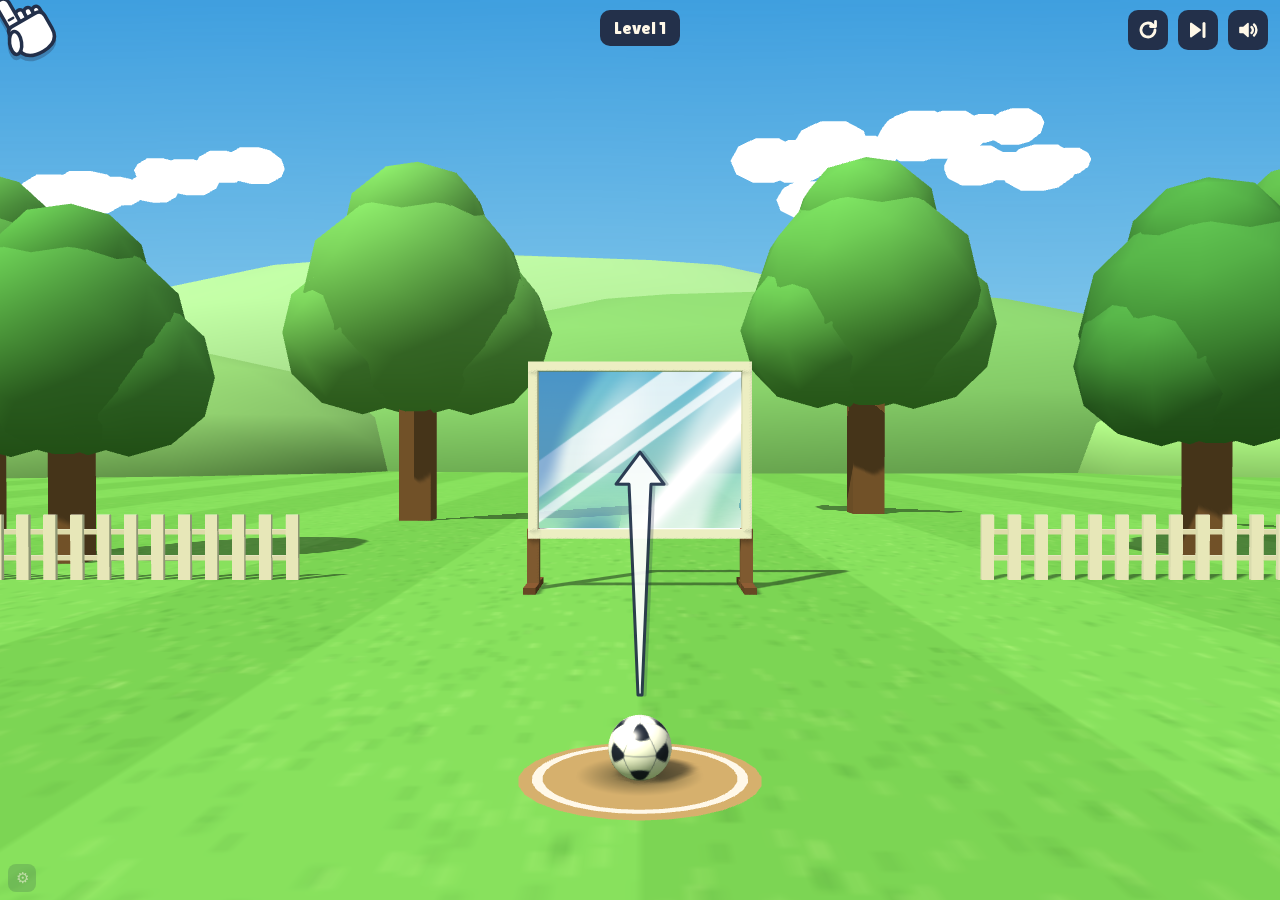
<file: index.html>
<!doctype html>
<html lang="en">
<head>
<meta charset="utf-8">
<meta name="viewport" content="width=device-width,initial-scale=1,viewport-fit=cover">
<title>Window Smash</title>
<link rel="stylesheet" href="css/style.css">
</head>
<body>
<svg width="0" height="0" style="position:absolute" aria-hidden="true"><symbol id="fb" viewBox="-26 -26 52 52"><clipPath id="fbClip"><circle r="24"/></clipPath><circle r="24" fill="#faf9f3"/><g clip-path="url(#fbClip)" fill="#1f2634"><polygon points="0,-7.5 7.1,-2.3 4.4,6.1 -4.4,6.1 -7.1,-2.3"/><polygon points="0,-13 -7.1,-18.2 -4.4,-26.6 4.4,-26.6 7.1,-18.2"/><polygon points="12.4,-4 15.1,-12.4 23.9,-12.4 26.6,-4 19.5,1.2"/><polygon points="7.6,10.5 16.5,10.5 19.2,18.9 12,24.1 4.9,18.9"/><polygon points="-7.6,10.5 -4.9,18.9 -12,24.1 -19.2,18.9 -16.5,10.5"/><polygon points="-12.4,-4 -19.5,1.2 -26.6,-4 -23.9,-12.4 -15.1,-12.4"/></g><circle r="24" fill="none" stroke="#23304a" stroke-width="3"/></symbol></svg>


<div id="stage">
  <div id="loader" role="status" aria-label="Loading">
    <svg class="ld-pic" viewBox="0 0 160 128" width="160" height="128" aria-hidden="true">
      <rect x="6" y="6" width="148" height="116" rx="3" fill="#bfe9ff"/>
      <path d="M6 70 L62 6 H84 L6 96Z M6 116 L100 6 H108 L6 122Z" fill="#fff" opacity=".55"/>
      <g fill="none" stroke="#fff" stroke-width="2.4" stroke-linejoin="round" stroke-linecap="round">
        <path d="M80 64 L58 44 L44 40 L12 14"/><path d="M80 64 L104 38 L118 34 L150 10"/><path d="M80 64 L118 70 L150 78"/>
        <path d="M80 64 L98 94 L104 122"/><path d="M80 64 L60 92 L48 122"/><path d="M80 64 L44 70 L10 66"/><path d="M80 64 L84 30 L78 6"/>
        <path d="M58 44 L62 30 M104 38 L112 52 M118 70 L126 92 M98 94 L120 100 M60 92 L36 100 M44 70 L36 48" stroke-width="1.6"/>
        <path d="M80 30 Q106 34 112 56 Q118 84 96 94 Q72 104 56 88 Q42 70 54 46 Q64 32 80 30" stroke-width="1.8"/>
      </g>
      <rect x="6" y="6" width="148" height="116" rx="3" fill="none" stroke="#fff8e8" stroke-width="9"/>
      <g transform="translate(80 64)">
        <clipPath id="ldClip"><circle r="24"/></clipPath>
        <circle r="24" fill="#faf9f3"/>
        <g clip-path="url(#ldClip)" fill="#1f2634"><polygon points="0.0,-7.5 7.1,-2.3 4.4,6.1 -4.4,6.1 -7.1,-2.3"/><polygon points="0.0,-13.0 -7.1,-18.2 -4.4,-26.6 4.4,-26.6 7.1,-18.2"/><polygon points="12.4,-4.0 15.1,-12.4 23.9,-12.4 26.6,-4.0 19.5,1.2"/><polygon points="7.6,10.5 16.5,10.5 19.2,18.9 12.0,24.1 4.9,18.9"/><polygon points="-7.6,10.5 -4.9,18.9 -12.0,24.1 -19.2,18.9 -16.5,10.5"/><polygon points="-12.4,-4.0 -19.5,1.2 -26.6,-4.0 -23.9,-12.4 -15.1,-12.4"/><g stroke="#78808c" stroke-width="1.4"><line x1="0.0" y1="-7.5" x2="0.0" y2="-13.0"/><line x1="7.1" y1="-2.3" x2="12.4" y2="-4.0"/><line x1="4.4" y1="6.1" x2="7.6" y2="10.5"/><line x1="-4.4" y1="6.1" x2="-7.6" y2="10.5"/><line x1="-7.1" y1="-2.3" x2="-12.4" y2="-4.0"/></g></g>
        <circle r="24" fill="none" stroke="#23304a" stroke-width="2.4"/>
        <ellipse cx="-8" cy="-10" rx="7" ry="4" fill="#fff" opacity=".7" transform="rotate(-35 -8 -10)"/>
      </g>
    </svg>
    <div class="ld-bar"><b></b></div>
    <div class="ld-pct">0%</div>
    <script>/* loading 0–100%: eases toward 85% while files download (at least 60% once three.js is in), then 100% when the game is ready (ui.js sets ldDone) */
    (function(){var b=document.querySelector('.ld-bar b'),t=document.querySelector('.ld-pct'),p=0,t0=performance.now();
    function f(){var s=(performance.now()-t0)/1000,g=window.ldDone?100:Math.max(85*(1-Math.exp(-s*1.6)),window.THREE?60:0);
    p+=(g-p)*(window.ldDone?.3:.12);if(g-p<.5)p=g;b.style.width=p+'%';t.textContent=Math.floor(p)+'%';
    if(p<100)requestAnimationFrame(f);else window.ldFull=1}requestAnimationFrame(f)})();</script>
  </div>
  <canvas id="gl"></canvas>
  <canvas id="fx"></canvas>
  <div id="fail" hidden><div id="missed"></div><div class="failBox"><h2>Out of balls</h2><p id="failLeft"></p><b>Tap to retry</b></div></div>
  <div class="hud">
    <div id="balls"></div>
    <div class="spacer"></div>
    <button id="retryBtn" class="ib" aria-label="Restart level" title="Restart level"><svg viewBox="0 0 24 24" aria-hidden="true"><path d="M19 12a7 7 0 1 1-2.05-4.95" fill="none" stroke="currentColor" stroke-width="2.8" stroke-linecap="round"/><path d="M19.5 3.5v5h-5" fill="none" stroke="currentColor" stroke-width="2.8" stroke-linecap="round" stroke-linejoin="round"/></svg></button>
    <button id="skipBtn" class="ib" aria-label="Skip level" title="Skip level"><svg viewBox="0 0 24 24" aria-hidden="true"><path d="M5 5.5v13l9-6.5z" fill="currentColor" stroke="currentColor" stroke-width="2" stroke-linejoin="round"/><path d="M18 5.5v13" fill="none" stroke="currentColor" stroke-width="3" stroke-linecap="round"/></svg></button>
    <button id="soundBtn" class="ib" aria-label="Sound on" title="Sound"><svg viewBox="0 0 24 24" aria-hidden="true"><path d="M4 9.5h3.5L12 5.5v13l-4.5-4H4z" fill="currentColor" stroke="currentColor" stroke-width="1.6" stroke-linejoin="round"/><g class="on"><path d="M15.5 9a4 4 0 0 1 0 6M18 6.5a7.5 7.5 0 0 1 0 11" fill="none" stroke="currentColor" stroke-width="2.4" stroke-linecap="round"/></g><g class="off"><path d="M15.5 9.5l5 5M20.5 9.5l-5 5" fill="none" stroke="currentColor" stroke-width="2.4" stroke-linecap="round"/></g></svg></button>
  </div>
  <div id="lvlNo">Level 1</div>
  <button id="gear" aria-label="Tuning (dev)">⚙</button>
  <div id="panel" hidden>
    <h4>Tuning</h4>
    <div class="row" id="modeRow">
      <button class="chip" data-mode="live">Live swipe</button>
      <button class="chip" data-mode="livep">Live+</button>
      <button class="chip" data-mode="lives">Live+ Strong</button>
      <button class="chip" data-mode="aim">Swipe to aim</button>
      <button class="chip" data-mode="shape">Swipe shape</button>
    </div>
    <div class="row" id="glassRow">
      <button class="chip" id="glSky">Glass: sky drift</button>
      <button class="chip" id="glGlint">Glass: glints</button>
    </div>
    <div id="sliders" style="display:grid;gap:7px"></div>
    <div class="row" id="lvlRow"></div>
    <div class="row"><button class="chip" id="sandbox">Sandbox</button></div>
    <div class="row">
      <button class="chip" id="copy">Copy values</button>
      <button class="chip" id="reset">Defaults</button>
    </div>
    <textarea id="copyBox" hidden readonly aria-label="Tuning values"></textarea>
  </div>
  <div id="bubble" hidden>@#$%!</div>
  <svg id="hintArr" hidden height="56" aria-hidden="true"><polygon fill="#fff" stroke="#23304a" stroke-width="3" stroke-linejoin="round"/></svg>
  <div id="hint" hidden><svg viewBox="0 0 72 78" width="72" height="78" aria-hidden="true"><g transform="translate(12 8) rotate(-30)" fill="#fff" stroke="#23304a" stroke-width="3.5" stroke-linejoin="round"><rect x="6" y="18" width="8.5" height="20" rx="4.2"/><rect x="14.5" y="20" width="8" height="20" rx="4"/><rect x="22.5" y="23" width="7.5" height="19" rx="3.7"/><rect x="-6.5" y="0" width="13" height="38" rx="6.5"/><path d="M-9 35q0-6 6-6h27q7 0 7 7v14q0 16-19 16q-21 0-21-17z"/><ellipse cx="-8" cy="45" rx="6" ry="11.5" transform="rotate(22 -8 45)"/><path d="M-2.5 22h5" fill="none" stroke-width="2.5" stroke-linecap="round"/></g></svg></div>
  <div id="win" hidden><h2 id="winWord">SMASHED!</h2><button id="again" hidden>Play again</button></div>
  <div id="wipe"></div>
</div>

<script src="js/lib/three.min.js"></script>
<script src="js/settings.js"></script>
<script src="js/scene.js"></script>
<script src="js/ball.js"></script>
<script src="js/fx.js"></script>
<script src="js/audio.js"></script>
<script src="js/levels.js"></script>
<script src="js/mech.js"></script>
<script src="js/glare.js"></script>
<script src="js/input.js"></script>
<script src="js/game.js"></script>
<script src="js/ui.js"></script>
</body>
</html>
</file>
<file: css/style.css>
/* Local fonts (Latin subsets from Google Fonts; Nunito is one variable file covering 700-900). */
@font-face{font-family:'Lilita One';font-style:normal;font-weight:400;font-display:swap;src:url(../assets/fonts/lilita-one-400.woff2) format('woff2')}
@font-face{font-family:'Nunito';font-style:normal;font-weight:700 900;font-display:swap;src:url(../assets/fonts/nunito-700-900.woff2) format('woff2')}

/* Layout: one full-bleed 3D yard; thin HUD along the top; cards float over the lawn. Single look, so no dark theme. */
:root{
  --ink:#23304a; --paper:#fff8e8; --glass:#bfe9ff; --brick:#d9503f; --gold:#ffc53a; --lawn:#5da845;
  --display:"Lilita One","Trebuchet MS",sans-serif; --body:"Nunito","Trebuchet MS",sans-serif;
  color-scheme:light;
}
[hidden]{display:none!important}
html,body{height:100%;margin:0;overflow:hidden;background:#8fd0ee;font-family:var(--body);color:var(--ink);-webkit-user-select:none;user-select:none}
#stage{position:fixed;inset:0;overflow:hidden}
#gl,#fx{position:absolute;inset:0;width:100%;height:100%;display:block}
#gl{touch-action:none;cursor:default}
#fx{pointer-events:none}
.hud{position:absolute;top:calc(10px + env(safe-area-inset-top,0px));left:max(12px,env(safe-area-inset-left,0px));right:max(12px,env(safe-area-inset-right,0px));display:flex;align-items:center;gap:10px;pointer-events:none}
#balls{display:flex;flex-wrap:wrap;gap:4px;align-items:center;min-width:0;max-width:calc(100% - 170px);padding:4px 2px}
#balls i{width:17px;height:17px;display:block;flex:none}
.hud .ib{flex:none}
#balls svg{width:100%;height:100%;display:block;filter:drop-shadow(0 1px 1.5px rgba(20,28,45,.45))}
#balls i.used{opacity:.3;filter:grayscale(1)}
#balls:empty{visibility:hidden}
.spacer{flex:1}
/* Level number, centred at the top */
#lvlNo{position:absolute;top:calc(10px + env(safe-area-inset-top,0px));left:50%;transform:translateX(-50%);background:var(--ink);color:var(--paper);font:400 18px var(--display);padding:7px 14px;border-radius:10px;white-space:nowrap;pointer-events:none;line-height:1.2}
/* Player buttons, top right: Retry, Skip, Sound */
.ib{pointer-events:auto;width:40px;height:40px;padding:8px;border:0;border-radius:10px;background:var(--ink);color:var(--paper);cursor:pointer;display:grid;place-items:center}
.ib svg{width:100%;height:100%;display:block}
.ib:active{transform:scale(.92)}
#soundBtn .off{display:none}#soundBtn.muted .off{display:inline}#soundBtn.muted .on{display:none}
/* Dev-only tuning: small, low-contrast, bottom left */
@media (max-width:560px){#lvlNo{top:calc(70px + env(safe-area-inset-top,0px));font-size:16px;padding:5px 12px}}
#gear{position:absolute;left:max(8px,env(safe-area-inset-left,0px));bottom:calc(8px + env(safe-area-inset-bottom,0px));width:28px;height:28px;padding:0;border:0;border-radius:8px;background:rgba(35,48,74,.18);color:rgba(255,248,232,.55);font-size:15px;cursor:pointer}
#gear:focus-visible,button:focus-visible{outline:3px solid var(--gold);outline-offset:2px}
#panel{position:absolute;bottom:calc(44px + env(safe-area-inset-bottom,0px));left:max(8px,env(safe-area-inset-left,0px));width:min(290px,calc(100vw - 24px));max-height:calc(100% - 80px);overflow:auto;background:var(--paper);border-radius:12px;padding:12px 14px;box-shadow:0 8px 0 rgba(35,48,74,.25);font-size:13px;display:grid;gap:8px}
#panel h4{margin:0;font-family:var(--display);font-weight:400;font-size:16px}
#panel label{display:grid;grid-template-columns:1fr 44px;gap:0 6px;font-weight:700;align-items:center}
#panel label input{grid-column:1/3;width:100%;accent-color:var(--brick)}
#panel output{text-align:right;font-variant-numeric:tabular-nums}
.row{display:flex;gap:6px;flex-wrap:wrap}
.chip{flex:1;border:2px solid var(--ink);background:transparent;color:var(--ink);border-radius:8px;padding:5px 6px;font:900 12px var(--body);cursor:pointer;white-space:nowrap}
.chip.on{background:var(--ink);color:var(--paper)}
#copyBox{width:100%;box-sizing:border-box;height:58px;font:11px monospace}
.pop{position:absolute;font-family:var(--display);color:#fff;font-size:clamp(38px,8vw,84px);-webkit-text-stroke:3px var(--ink);paint-order:stroke fill;text-shadow:0 5px 0 var(--ink);pointer-events:none;transform:translate(-50%,-50%);animation:pop .95s cubic-bezier(.2,1.5,.4,1) forwards;white-space:nowrap}
.pop.small{font-size:clamp(24px,4.6vw,46px);color:var(--gold);-webkit-text-stroke:2px var(--ink);text-shadow:0 3px 0 var(--ink)}
@keyframes pop{0%{transform:translate(-50%,-50%) scale(.2) rotate(-14deg);opacity:0}16%{transform:translate(-50%,-50%) scale(1.15) rotate(-6deg);opacity:1}70%{transform:translate(-50%,-70%) scale(1) rotate(-5deg);opacity:1}100%{transform:translate(-50%,-105%) scale(.92) rotate(-5deg);opacity:0}}
#bubble{position:absolute;background:#fff;border:3px solid var(--ink);border-radius:16px;padding:6px 14px;font-family:var(--display);font-size:clamp(22px,4vw,38px);color:var(--brick);transform:translate(-50%,-100%);pointer-events:none}
#bubble::after{content:"";position:absolute;left:50%;bottom:-13px;margin-left:-8px;border:8px solid transparent;border-top:12px solid var(--ink);border-bottom:0}
/* Win: one big word in the upper third (the owner at the door stays visible); the next level loads by itself */
#win{position:absolute;left:0;right:0;top:17%;padding:0 16px;text-align:center;pointer-events:none;z-index:12}
#win h2{margin:0;font:400 clamp(54px,13vw,120px) var(--display);color:var(--gold);-webkit-text-stroke:4px var(--ink);paint-order:stroke fill;text-shadow:0 7px 0 var(--ink);letter-spacing:1px;animation:winIn .5s cubic-bezier(.2,1.6,.4,1) both}
@keyframes winIn{0%{transform:scale(.2) rotate(-12deg);opacity:0}100%{transform:scale(1) rotate(-4deg);opacity:1}}
#again{pointer-events:auto;margin-top:18px;border:0;background:var(--brick);color:#fff;font:400 24px var(--display);padding:12px 30px;border-radius:12px;cursor:pointer;box-shadow:0 5px 0 #9d3226;animation:tapMe 1s ease-in-out infinite alternate}
/* Out of balls: dark overlay, pulsing outlines on the windows still standing, tap anywhere to retry. */
#fail{position:absolute;inset:0;background:rgba(14,20,38,.56);animation:failIn .3s ease-out;cursor:pointer;touch-action:none}
@keyframes failIn{from{opacity:0}}
#missed i{position:absolute;display:block;box-sizing:border-box;border:4px solid var(--gold);border-radius:6px;box-shadow:0 0 18px var(--gold);animation:missed .8s ease-in-out infinite alternate}
@keyframes missed{from{opacity:.35}to{opacity:1}}
.failBox{position:absolute;left:0;right:0;bottom:calc(12% + env(safe-area-inset-bottom,0px));padding:0 16px;text-align:center;color:#fff}
.failBox h2{margin:0;font:400 clamp(34px,7vw,60px) var(--display);-webkit-text-stroke:3px var(--ink);paint-order:stroke fill;text-wrap:balance}
.failBox p{margin:2px 0 12px;font-weight:900;font-size:17px;color:var(--glass)}
.failBox b{display:inline-block;background:var(--brick);font:400 22px var(--display);padding:10px 26px;border-radius:10px;box-shadow:0 4px 0 #9d3226;animation:tapMe 1s ease-in-out infinite alternate}
@keyframes tapMe{to{transform:scale(1.07)}}
#wipe{position:absolute;inset:0;z-index:15;background:#0e1426;opacity:0;pointer-events:none;transition:opacity .25s ease}
#wipe.on{opacity:1;transition-duration:.18s}
#balls.last{animation:lastBall .6s ease-in-out infinite alternate}
@keyframes lastBall{to{transform:scale(1.15)}}
@media (prefers-reduced-motion:reduce){#balls.last,.failBox b,#missed i,#again{animation-duration:2s}#win h2{animation-duration:.01s}}
/* Tutorial hand: index finger tilted to point north-west (as a hand holding a phone); the fingertip (12,8 in the SVG) is the anchor point. The swipe itself stays vertical. */
#hint{position:absolute;left:0;top:0;width:72px;height:78px;margin:-8px 0 0 -12px;transform-origin:12px 8px;pointer-events:none;filter:drop-shadow(0 4px 0 rgba(35,48,74,.3));animation:swipe 1.6s ease-in-out infinite}
#hint svg{display:block}
/* tutorial arrow under the hand: revealed along its length as the hand moves (same 1.6 s loop and timing), then fades */
#hintArr{position:absolute;left:0;top:0;height:56px;overflow:visible;transform-origin:0 28px;pointer-events:none;opacity:.92;filter:drop-shadow(0 3px 0 rgba(35,48,74,.25));animation:arrDraw 1.6s ease-in-out infinite}
#hintArr[hidden]{display:none}
@keyframes arrDraw{0%,24%{clip-path:inset(0 100% 0 0);-webkit-clip-path:inset(0 100% 0 0);opacity:.92}70%,80%{clip-path:inset(0 0 0 0);-webkit-clip-path:inset(0 0 0 0);opacity:.92}96%,100%{clip-path:inset(0 0 0 0);-webkit-clip-path:inset(0 0 0 0);opacity:0}}
@keyframes swipe{0%{transform:translate(var(--x0),var(--y0)) scale(1.15);opacity:0}14%{transform:translate(var(--x0),var(--y0)) scale(1.15);opacity:1}24%{transform:translate(var(--x0),var(--y0)) scale(.9);opacity:1}70%{transform:translate(var(--x1),var(--y1)) scale(.9);opacity:1}86%,100%{transform:translate(var(--x1),var(--y1)) scale(1);opacity:0}}
@media (prefers-reduced-motion:reduce){#hint,#hintArr{animation-duration:3s}}

/* Loading screen: sky backdrop, a ball smashing through a pane on a loop, title and an indeterminate bar. */
#loader{position:absolute;inset:0;z-index:20;display:flex;flex-direction:column;align-items:center;justify-content:center;gap:18px;padding:16px;background:linear-gradient(#3f9fdf,#9bd6ef 60%,#ffe9bf);transition:opacity .45s ease}
#loader.done{opacity:0;pointer-events:none}
.ld-pic{width:min(160px,44vw);height:auto;filter:drop-shadow(0 6px 0 rgba(35,48,74,.25))}
.ld-bar{width:min(240px,70vw);height:12px;border-radius:6px;background:rgba(35,48,74,.3);overflow:hidden}
.ld-bar b{display:block;width:0;height:100%;border-radius:6px;background:var(--gold)}
.ld-pct{margin-top:-8px;font:900 16px var(--body);color:var(--ink);font-variant-numeric:tabular-nums}
</file>
